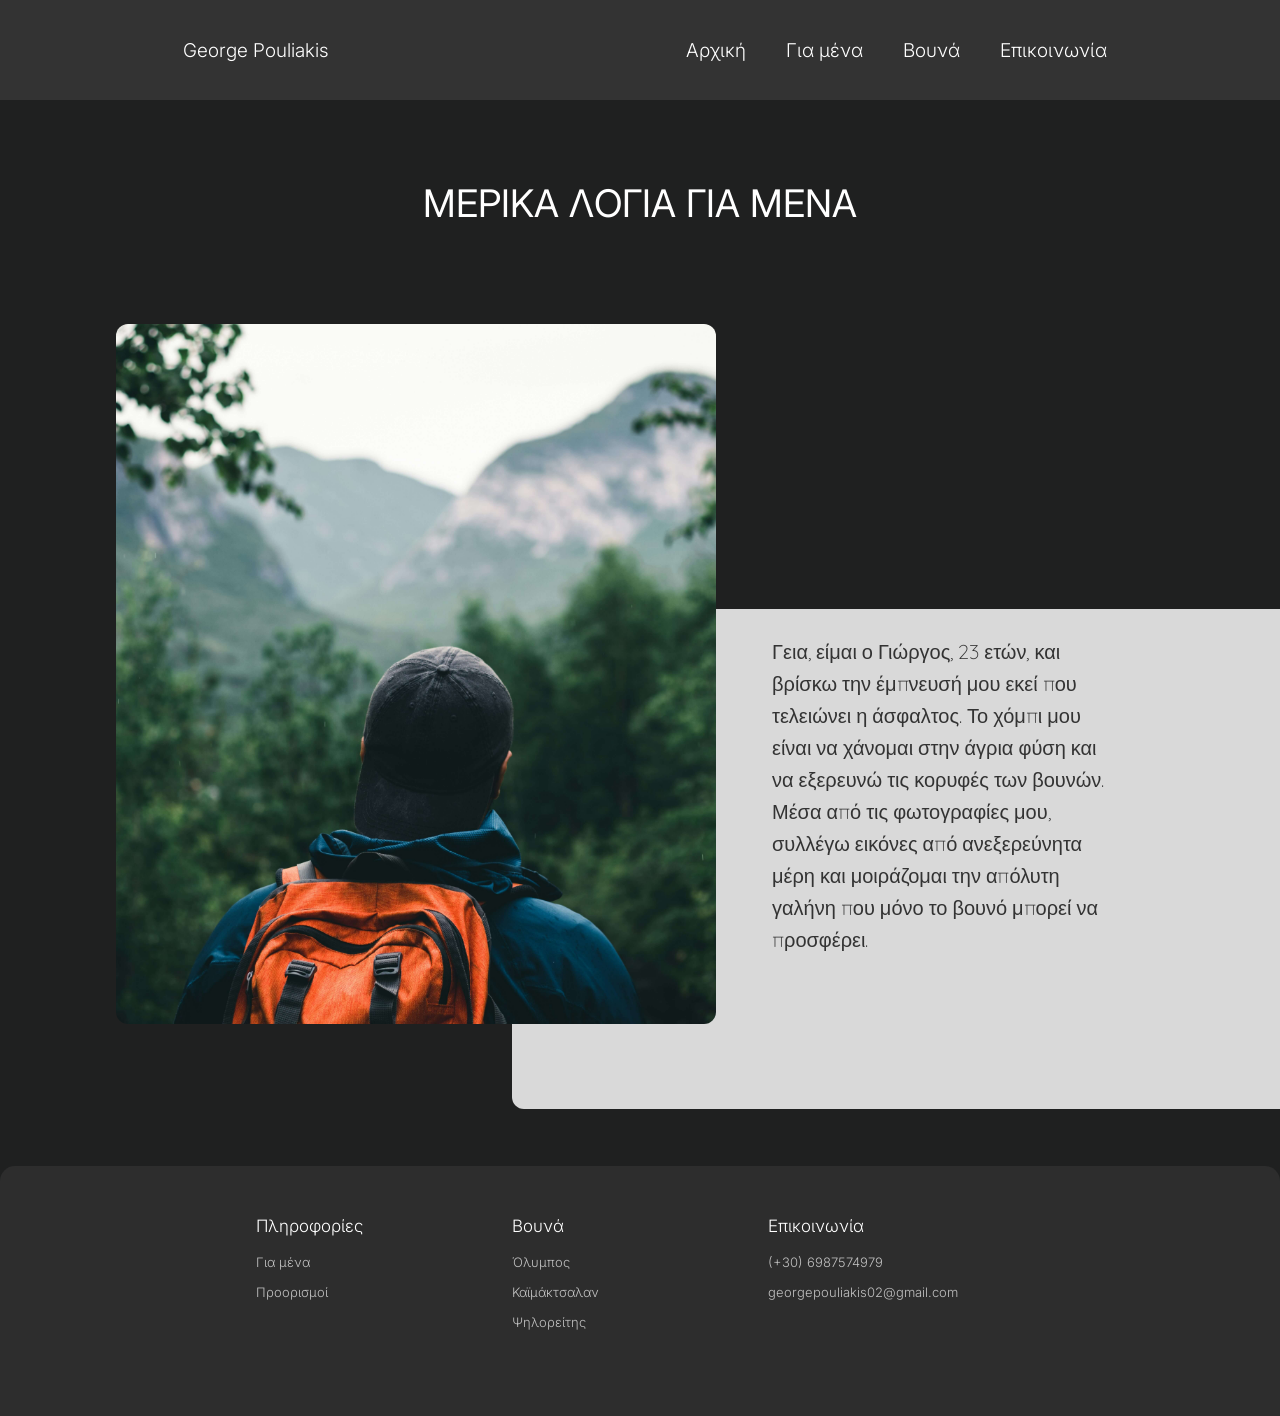
<file: AboutMe.html>
<!DOCTYPE html>
<html lang="en">
<head>
    <meta charset="UTF-8">
    <meta name="viewport" content="width=device-width, initial-scale=1.0">
    <link rel="stylesheet" href="AboutMe.css">
    <!-- Links import google font Inter -->
     <link href="https://fonts.googleapis.com/css2?family=Inter:wght@300;500&display=swap" rel="stylesheet">
    <link rel="preconnect" href="https://fonts.googleapis.com">
    <link rel="preconnect" href="https://fonts.googleapis.com">
    <link rel="preconnect" href="https://fonts.gstatic.com" crossorigin>      
    <link href="https://fonts.googleapis.com/css2?family=EB+Garamond:ital,wght@0,400..800;1,400..800&family=Inter:ital,opsz,wght@0,14..32,100..900;1,14..32,100..900&family=PT+Serif:ital,wght@0,400;0,700;1,400;1,700&family=Quicksand:wght@300..700&family=Roboto:ital,wght@0,100..900;1,100..900&display=swap" rel="stylesheet">
    <title>Για μένα</title>
</head>
<body>
    <!-- header -->
    <header>
      <div class="header">
        <div class="left-header"><a href="home.html">George Pouliakis</a></div>
        <div class="right-header">
          <ul>
            <li><a href="home.html">Αρχική</a></li>
            <li><a href="AboutMe.html">Για μένα</a></li>
            <li><a href="mountains.html">Βουνά</a></li>
            <li><a href="contact.html">Επικοινωνία</a></li>
          </ul>
        </div>
      </div>
    </header>

    <!-- Εισαγωγή σελίδας -->
     <div class="hero">
      <h1 style="color: white; font-size: 38px; font-weight: 400; text-transform: uppercase; text-align: center; padding: 80px 0;">
        Μερικa λoγια για μeνα
      </h1>
     </div>

    <!-- Πληροφορίες για μενα -->
     <div class="profile-box">
      <div class="profile-image">
        <img src="/images/profile-image.jpg" alt="profile_image">
      </div>
      <div class="about-me">
        <p style="color: #333;">Γεια, είμαι ο Γιώργος, 23 ετών, και βρίσκω την έμπνευσή μου εκεί που τελειώνει η άσφαλτος. Το χόμπι μου είναι να χάνομαι στην άγρια φύση και να εξερευνώ τις κορυφές των βουνών. Μέσα από τις φωτογραφίες μου, συλλέγω εικόνες από ανεξερεύνητα μέρη και μοιράζομαι την απόλυτη γαλήνη που μόνο το βουνό μπορεί να προσφέρει.</p>
      </div>
      <div class="color-box"></div>
     </div>
    

   <!-- footer -->
     <footer>
        <div class="footer">
          <div class="footer-container">
            <h5>Πληροφορίες</h5>
            <ul>
              <li><a href="AboutMe.html">Για μένα</a></li>
              <li><a href="mountains.html">Προορισμοί</a></li>
            </ul>
          </div>

          <div class="footer-container">
            <h5>Βουνά</h5>
            <ul>
              <li><a href="olumpos.html">Όλυμπος</a></li>
              <li><a href="kaimaktsalan.html">Καϊμάκτσαλαν</a></li>
              <li><a href="psiloritis.html">Ψηλορείτης</a></li>
            </ul>
          </div>

          <div class="footer-container">
            <h5>Επικοινωνία</h5>
            <ul>
              <li><a href="tel:6987574979">(+30) 6987574979</a></li>
              <li><a href="mailto:georgepouliakis02@gmail.com">georgepouliakis02@gmail.com</a></li>
            </ul>
          </div>
        </div>
      </footer>

</body>
</html>
</file>
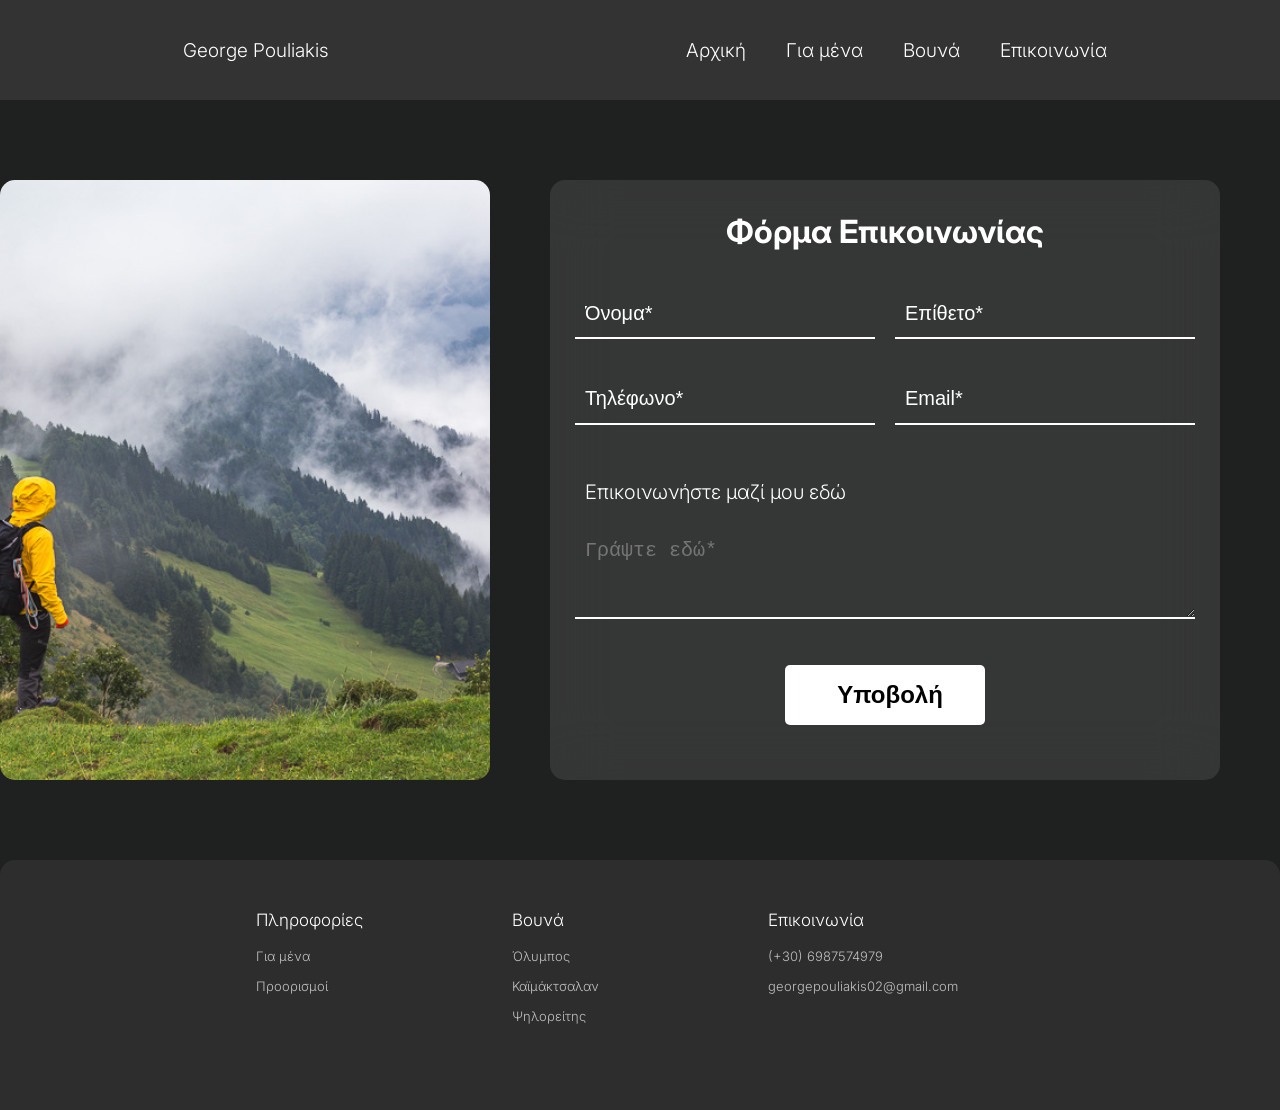
<file: contact.html>
<!doctype html>
<html lang="en">
  <head>
    <meta charset="UTF-8" />
    <meta name="viewport" content="width=device-width, initial-scale=1.0" />
    <link rel="stylesheet" href="contact.css">
    <!-- Links import google font Inter -->
     <link href="https://fonts.googleapis.com/css2?family=Inter:wght@300;500&display=swap" rel="stylesheet">
    <link rel="preconnect" href="https://fonts.googleapis.com">
    <link rel="preconnect" href="https://fonts.gstatic.com" crossorigin>
    <link href="https://fonts.googleapis.com/css2?family=EB+Garamond:ital,wght@0,400..800;1,400..800&family=Inter:ital,opsz,wght@0,14..32,100..900;1,14..32,100..900&family=PT+Serif:ital,wght@0,400;0,700;1,400;1,700&family=Quicksand:wght@300..700&family=Roboto:ital,wght@0,100..900;1,100..900&display=swap" rel="stylesheet">
    <title>Επικοινωνία</title>
  </head>

  <body>
    <!-- header -->
    <header>
      <div class="header">
        <div class="left-header"><a href="home.html">George Pouliakis</a></div>
        <div class="right-header">
          <ul>
            <li><a href="home.html">Αρχική</a></li>
            <li><a href="AboutMe.html">Για μένα</a></li>
            <li><a href="mountains.html">Βουνά</a></li>
            <li><a href="contact.html">Επικοινωνία</a></li>
          </ul>
        </div>
      </div>
    </header>

    <!-- Contact form  -->
     <div class="container">
        <div class="image">
            <img src="images/contact-image.jpg" alt="">
        </div>
     <div class="form-container">
     <form action="">
        <h1>Φόρμα Επικοινωνίας</h1>

        <input type="text" id="firstname" placeholder="Όνομα*" required>
        <input type="text" id="lastname" placeholder="Επίθετο*" required>
        <input type="tel" id="tel" placeholder="Τηλέφωνο*" required>
        <input type="email" id="email" placeholder="Email*" required>
        <h4>Επικοινωνήστε μαζί μου εδώ</h4>
        <textarea placeholder="Γράψτε εδώ*" required></textarea>

        <input type="submit" id="button" value="Υποβολή">

     </form>
    </div>
    
    <!-- footer -->
     <footer>
        <div class="footer">
          <div class="footer-container">
            <h5>Πληροφορίες</h5>
            <ul>
              <li><a href="AboutMe.html">Για μένα</a></li>
              <li><a href="mountains.html">Προορισμοί</a></li>
            </ul>
          </div>

          <div class="footer-container">
            <h5>Βουνά</h5>
            <ul>
              <li><a href="olumpos.html">Όλυμπος</a></li>
              <li><a href="kaimaktsalan.html">Καϊμάκτσαλαν</a></li>
              <li><a href="psiloritis.html">Ψηλορείτης</a></li>
            </ul>
          </div>

          <div class="footer-container">
            <h5>Επικοινωνία</h5>
            <ul>
              <li><a href="tel:6987574979">(+30) 6987574979</a></li>
              <li><a href="mailto:georgepouliakis02@gmail.com">georgepouliakis02@gmail.com</a></li>
            </ul>
          </div>
        </div>
      </footer>
 
  </body>
</html>
</file>
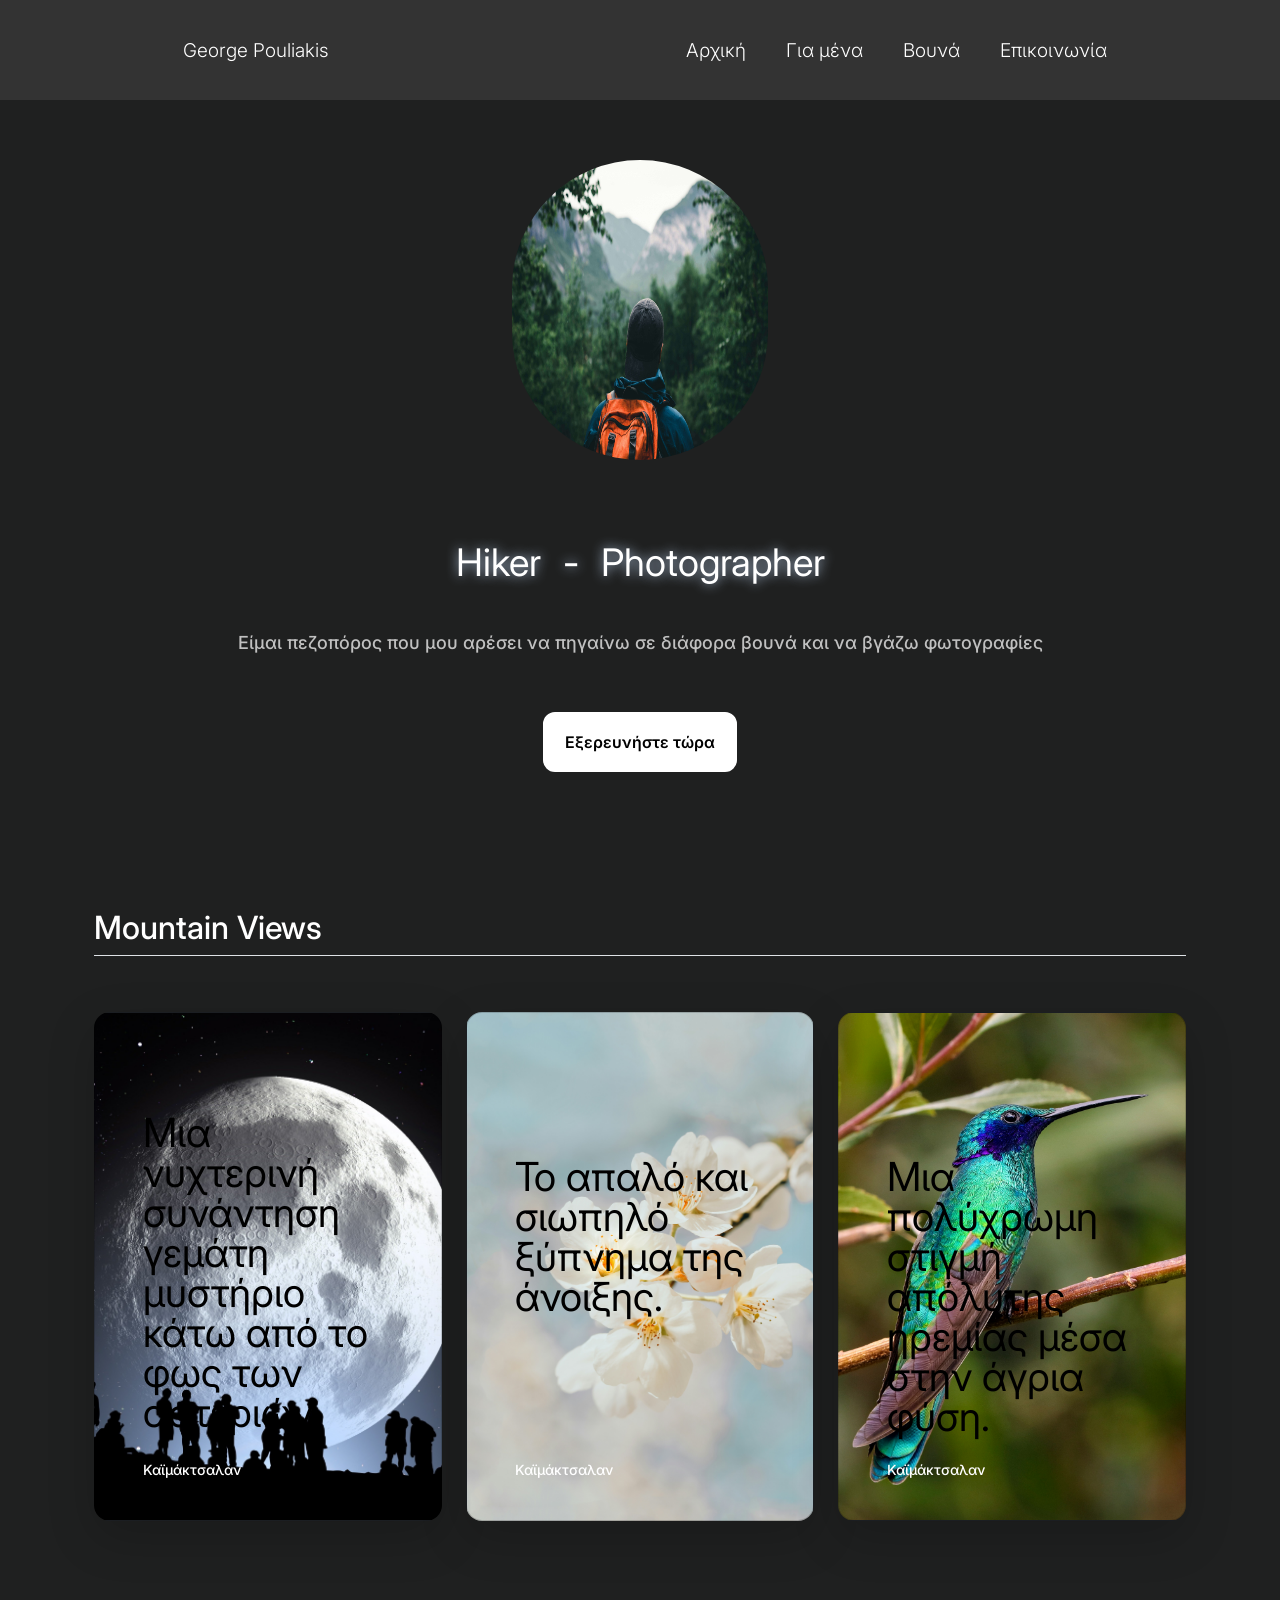
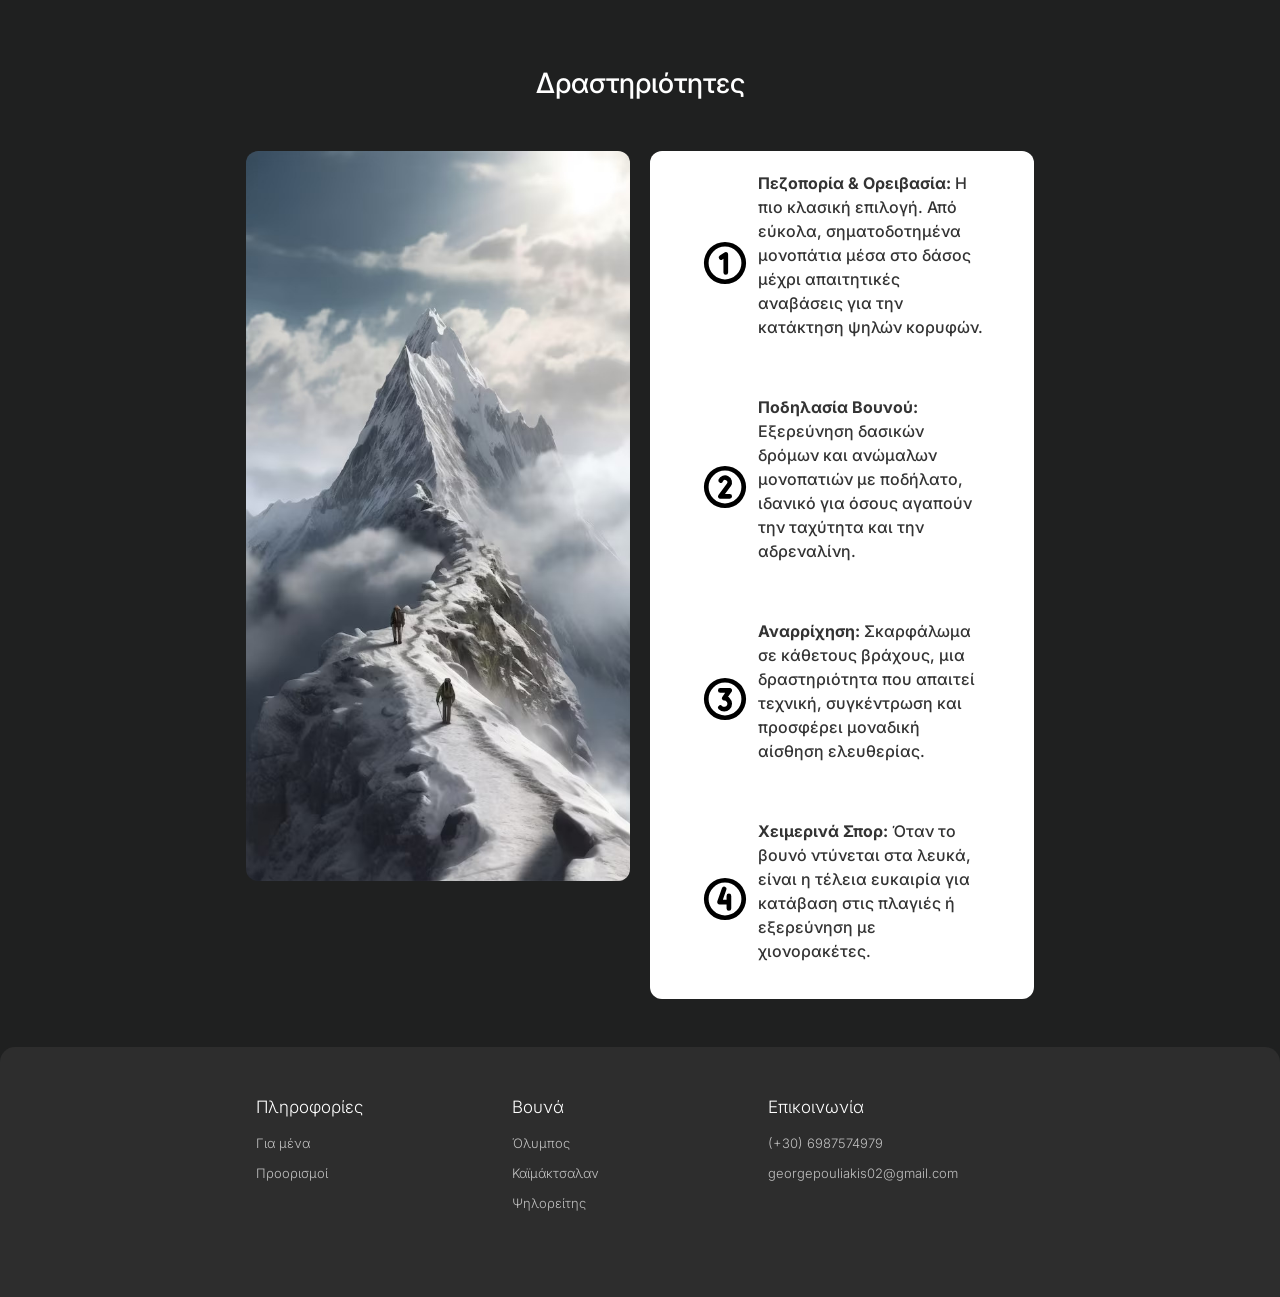
<file: home.html>
<!doctype html>
<html lang="en">
  <head>
    <meta charset="UTF-8" />
    <meta name="viewport" content="width=device-width, initial-scale=1.0" />
    <!-- Link Bootstrap -->
    <link href="https://cdn.jsdelivr.net/npm/bootstrap@5.3.8/dist/css/bootstrap.min.css" rel="stylesheet" integrity="..." crossorigin="anonymous">
    <!-- Link css -->
    <link rel="stylesheet" href="home.css" />
    <!-- Links import google font Inter -->
    <link href="https://fonts.googleapis.com/css2?family=Inter:wght@300;500&display=swap" rel="stylesheet">
    <link rel="preconnect" href="https://fonts.googleapis.com">
    <link rel="preconnect" href="https://fonts.googleapis.com">
    <link rel="preconnect" href="https://fonts.gstatic.com" crossorigin>      
    <link href="https://fonts.googleapis.com/css2?family=EB+Garamond:ital,wght@0,400..800;1,400..800&family=Inter:ital,opsz,wght@0,14..32,100..900;1,14..32,100..900&family=PT+Serif:ital,wght@0,400;0,700;1,400;1,700&family=Quicksand:wght@300..700&family=Roboto:ital,wght@0,100..900;1,100..900&display=swap" rel="stylesheet">
    <title>Αρχική</title>
  </head>

  <body>
    <!-- header -->
    <header>
      <div class="header">
        <div class="left-header"><a href="home.html">George Pouliakis</a></div>
        <div class="right-header">
          <ul>
            <li><a href="home.html">Αρχική</a></li>
            <li><a href="AboutMe.html">Για μένα</a></li>
            <li><a href="mountains.html">Βουνά</a></li>
            <li><a href="contact.html">Επικοινωνία</a></li>
          </ul>
        </div>
      </div>
    </header>

    <!-- Hero -->
    <div class="hero">
      <div class="profile-image">
        <img src="/images/profile-image.jpg" alt="profile-image" />
      </div>
        <div class="informations">
          <h1 id="info-1">
            Hiker - Photographer
          </h1>
          <p id="info-2">
             Είμαι πεζοπόρος που μου αρέσει να πηγαίνω σε διάφορα βουνά και να βγάζω φωτογραφίες
          </p>
          <div class="explore-btn">
            <a href="mountains.html">
            <button id="button-1">Εξερευνήστε τώρα</button>
            </a>
          </div>
        </div>    
    </div>

    <!-- Mountain views -->
      <div class="container px-4 py-5" id="custom-cards"> 
        <h2 class="pb-2 border-bottom" style="color:white;">Mountain Views</h2> 
        <div class="row row-1 row-lg-3 align-items-stretch g-4 py-5"> 
          <div class="col"> 
            <div class="card card-cover h-100 overflow-hidden text-bg-dark rounded-4 shadow-lg" style="background-image: url('/images/moon.jpg'); background-position: center; background-repeat: no-repeat; background-size: cover;"> 
              <div class="d-flex flex-column h-100 p-5 pb-3 text-white text-shadow-1"> 
              <h3 class="pt-1 mt-5 mb-4 display-6 lh-1 fw-normal text-black">Μια νυχτερινή συνάντηση γεμάτη μυστήριο κάτω από το φως των αστεριών.</h3> 
              <ul class="d-flex list-unstyled mt-auto"> 
                <li class="d-flex align-items-center"> 
                  <small class="mt-auto">Καϊμάκτσαλαν</small> 
                </li>
              </ul> 
            </div> 
          </div> 
        </div> 

        <div class="col"> 
          <div class="card card-cover h-100 overflow-hidden text-bg-dark rounded-4 shadow-lg" style="background-image: url('/images/flowers.jpg'); background-position: center; background-repeat: no-repeat; background-size: cover;"> 
            <div class="d-flex flex-column h-100 p-5 pb-3 text-white text-shadow-1"> 
              <h3 class="pt-5 mt-5 mb-4 display-6 lh-1 fw-normal text-black">Το απαλό και σιωπηλό ξύπνημα της άνοιξης.</h3> 
              <ul class="d-flex list-unstyled mt-auto"> 
                <li class="d-flex align-items-center"> 
                  <small class="mt-auto">Καϊμάκτσαλαν</small> 
                </li>
              </ul> 
            </div> 
          </div> 
        </div> 

        <div class="col"> 
          <div class="card card-cover text-bg-dark rounded-4 shadow-lg" style="background-image: url('/images/bird.jpg'); background-position: center; background-repeat: no-repeat; background-size: cover;"> 
            <div class="d-flex flex-column h-100 p-5 pb-3 text-white text-shadow-1"> 
              <h3 class="pt-5 mt-5 mb-4 display-6 lh-1 fw-normal text-black">Μια πολύχρωμη στιγμή απόλυτης ηρεμίας μέσα στην άγρια φύση.</h3> 
              <ul class="d-flex list-unstyled mt-auto"> 
                <li class="d-flex align-items-center me-3"> 
                  <small class="mt-auto">Καϊμάκτσαλαν</small> 
                </li>
              </ul> 
            </div> 
          </div> 
        </div> 
      </div> 
    </div>

<!-- Activities -->
 
    <div class="activites-container">
      <div class="mb-3">
      <h3 style="color: white; text-align: center; margin-bottom: 50px;">Δραστηριότητες</h3>
      </div>
      <div class="box-activities">
        <div class="image-activity">
          <img src="/images/top-mountain-view_23-2150528658.jpg" alt="mountain">
        </div>
        <div class="activities">
          <div class="activity">
            <img src="/images/number-circle-one-bold-svgrepo-com.svg" alt="" width="50">
            <p><strong>Πεζοπορία & Ορειβασία:</strong> Η πιο κλασική επιλογή. Από εύκολα, σηματοδοτημένα μονοπάτια μέσα στο δάσος μέχρι απαιτητικές αναβάσεις για την κατάκτηση ψηλών κορυφών.</p>
          </div>
          <div class="activity">
            <img src="/images/number-circle-two-bold-svgrepo-com.svg" alt="" width="50">
            <p><strong>Ποδηλασία Βουνού:</strong> Εξερεύνηση δασικών δρόμων και ανώμαλων μονοπατιών με ποδήλατο, ιδανικό για όσους αγαπούν την ταχύτητα και την αδρεναλίνη.</p>
          </div>
          <div class="activity">
            <img src="/images/number-circle-three-bold-svgrepo-com.svg" alt="" width="50">              
            <p><strong>Αναρρίχηση:</strong> Σκαρφάλωμα σε κάθετους βράχους, μια δραστηριότητα που απαιτεί τεχνική, συγκέντρωση και προσφέρει μοναδική αίσθηση ελευθερίας.</p>
          </div>
          <div class="activity">
            <img src="/images/number-circle-four-bold-svgrepo-com.svg" alt="" width="50">
            <p><strong>Χειμερινά Σπορ:</strong> Όταν το βουνό ντύνεται στα λευκά, είναι η τέλεια ευκαιρία για κατάβαση στις πλαγιές ή εξερεύνηση με χιονορακέτες.</p>            
          </div>
        </div>
      </div>
    </div>
    
    <!-- footer -->
     <footer>
        <div class="footer">
          <div class="footer-container">
            <h5>Πληροφορίες</h5>
            <ul>
              <li><a href="AboutMe.html">Για μένα</a></li>
              <li><a href="mountains.html">Προορισμοί</a></li>
            </ul>
          </div>

          <div class="footer-container">
            <h5>Βουνά</h5>
            <ul>
              <li><a href="olumpos.html">Όλυμπος</a></li>
              <li><a href="kaimaktsalan.html">Καϊμάκτσαλαν</a></li>
              <li><a href="psiloritis.html">Ψηλορείτης</a></li>
            </ul>
          </div>

          <div class="footer-container">
            <h5>Επικοινωνία</h5>
            <ul>
              <li><a href="tel:6987574979">(+30) 6987574979</a></li>
              <li><a href="mailto:georgepouliakis02@gmail.com">georgepouliakis02@gmail.com</a></li>
            </ul>
          </div>
        </div>
      </footer>
 
  </body>
</html>
</file>
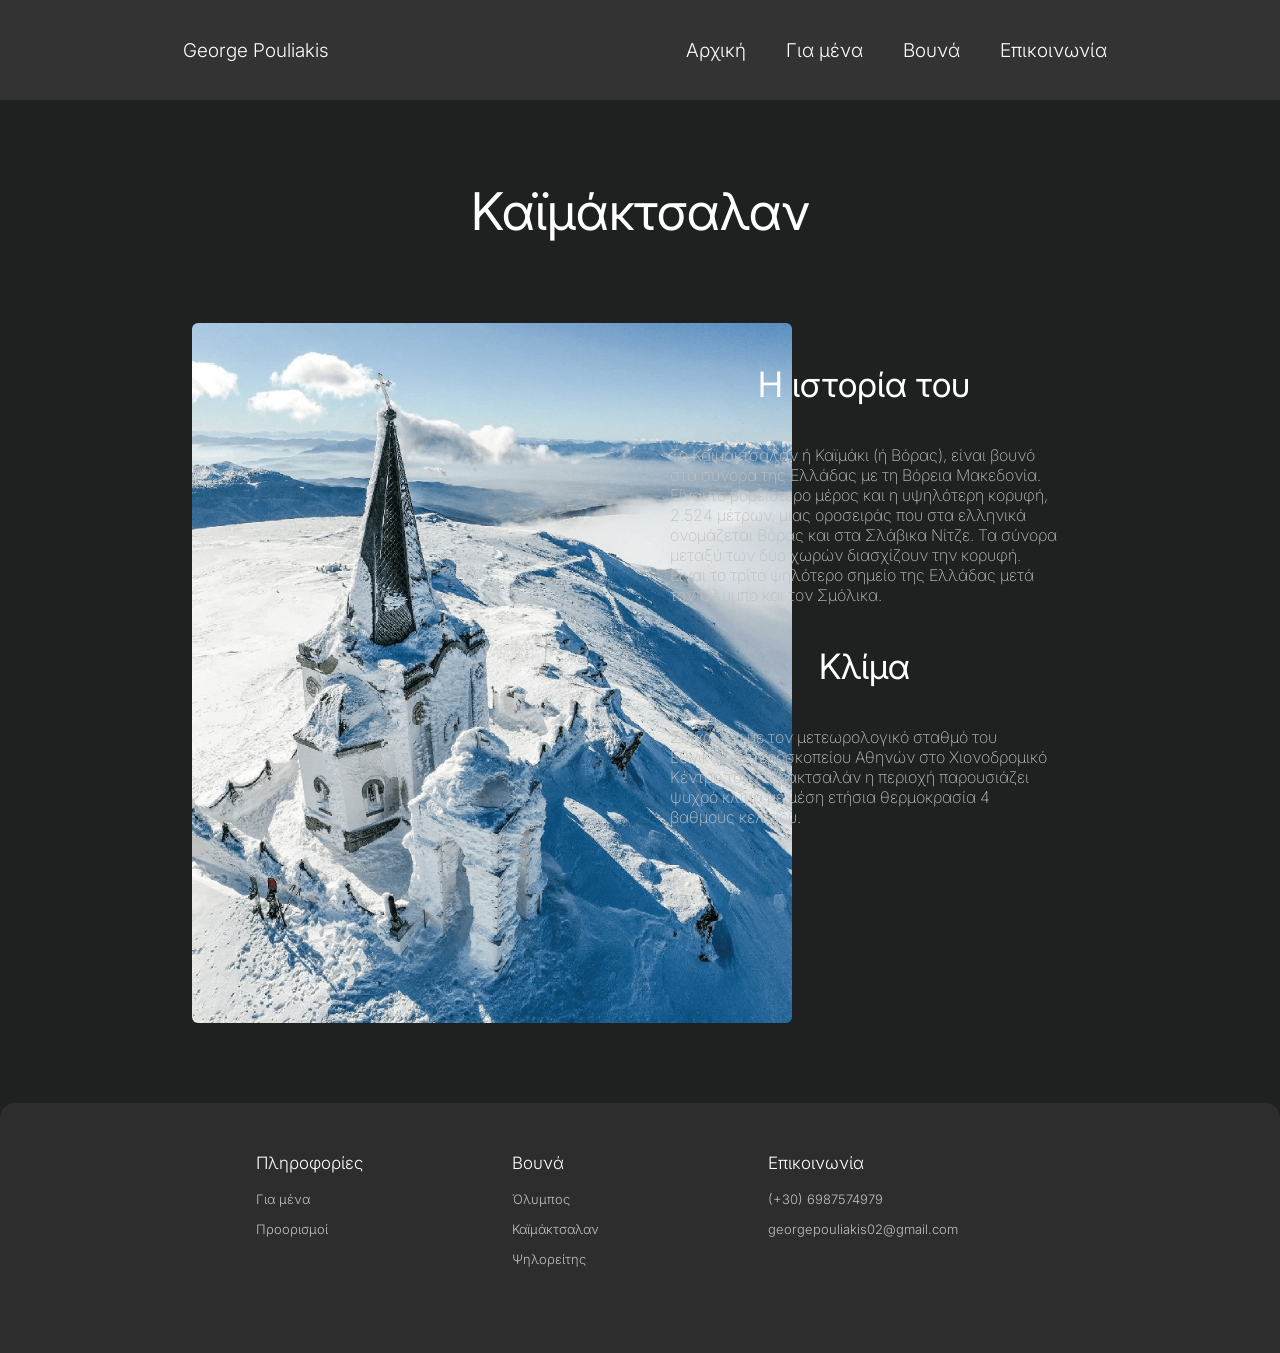
<file: kaimaktsalan.html>
<!DOCTYPE html>
<html lang="en">
<head>
    <meta charset="UTF-8">
    <meta name="viewport" content="width=device-width, initial-scale=1.0">
    <title>Καϊμάκτσαλαν</title>
    <link rel="stylesheet" href="kaimaktsalan.css">
    <!-- Links import google font Inter -->
     <link href="https://fonts.googleapis.com/css2?family=Inter:wght@300;500&display=swap" rel="stylesheet">
    <link rel="preconnect" href="https://fonts.googleapis.com">
    <link rel="preconnect" href="https://fonts.gstatic.com" crossorigin>
    <link href="https://fonts.googleapis.com/css2?family=EB+Garamond:ital,wght@0,400..800;1,400..800&family=Inter:ital,opsz,wght@0,14..32,100..900;1,14..32,100..900&family=PT+Serif:ital,wght@0,400;0,700;1,400;1,700&family=Quicksand:wght@300..700&family=Roboto:ital,wght@0,100..900;1,100..900&display=swap" rel="stylesheet">
</head>
<body>
    <!-- header -->
    <header>
      <div class="header">
        <div class="left-header"><a href="home.html">George Pouliakis</a></div>
        <div class="right-header">
          <ul>
            <li><a href="home.html">Αρχική</a></li>
            <li><a href="AboutMe.html">Για μένα</a></li>
            <li><a href="mountains.html">Βουνά</a></li>
            <li><a href="contact.html">Επικοινωνία</a></li>
          </ul>
        </div>
      </div>
    </header>

    <div class="kaimaktsalan-container">
        <h1>Καϊμάκτσαλαν</h1>
        <div class="kaimaktsalan-box">
            <div class="kaimaktsalan-informations">
                <img src="/images/Καϊμάκτσαλαν πανοραμική.png" alt="kaimaktsalan">
            </div>
            <div class="kaimaktsalan-informations">
                <div class="wikipedia">
                    <h2>Η ιστορία του</h2>
                    <p>Το Καϊμάκτσαλαν ή Καϊμάκι (ή Βόρας), είναι βουνό στα σύνορα της Ελλάδας με τη Βόρεια Μακεδονία. Είναι το βορειότερο μέρος και η υψηλότερη κορυφή, 2.524 μέτρων, μιας οροσειράς που στα ελληνικά ονομάζεται Βόρας και στα Σλάβικα Νίτζε. Τα σύνορα μεταξύ των δύο χωρών διασχίζουν την κορυφή. Είναι το τρίτο ψηλότερο σημείο της Ελλάδας μετά τον Όλυμπο και τον Σμόλικα.</p>
                    <h2>Κλίμα</h2>
                    <p>Σύμφωνα με τον μετεωρολογικό σταθμό του Εθνικού Αστεροσκοπείου Αθηνών στο Χιονοδρομικό Κέντρο του Καϊμακτσαλάν η περιοχή παρουσιάζει ψυχρό κλίμα με μέση ετήσια θερμοκρασία 4 βαθμούς κελσίου.</p>
                </div>
            </div>
        </div>
    </div>

     <!-- footer -->
    <footer>
        <div class="footer">
          <div class="footer-container">
            <h5>Πληροφορίες</h5>
            <ul>
              <li><a href="AboutMe.html">Για μένα</a></li>
              <li><a href="mountains.html">Προορισμοί</a></li>
            </ul>
          </div>

          <div class="footer-container">
            <h5>Βουνά</h5>
            <ul>
              <li><a href="olumpos.html">Όλυμπος</a></li>
              <li><a href="kaimaktsalan.html">Καϊμάκτσαλαν</a></li>
              <li><a href="psiloritis.html">Ψηλορείτης</a></li>
            </ul>
          </div>

          <div class="footer-container">
            <h5>Επικοινωνία</h5>
            <ul>
              <li><a href="tel:6987574979">(+30) 6987574979</a></li>
              <li><a href="mailto:georgepouliakis02@gmail.com">georgepouliakis02@gmail.com</a></li>
            </ul>
          </div>
        </div>
    </footer>
</body>
</html>
</file>
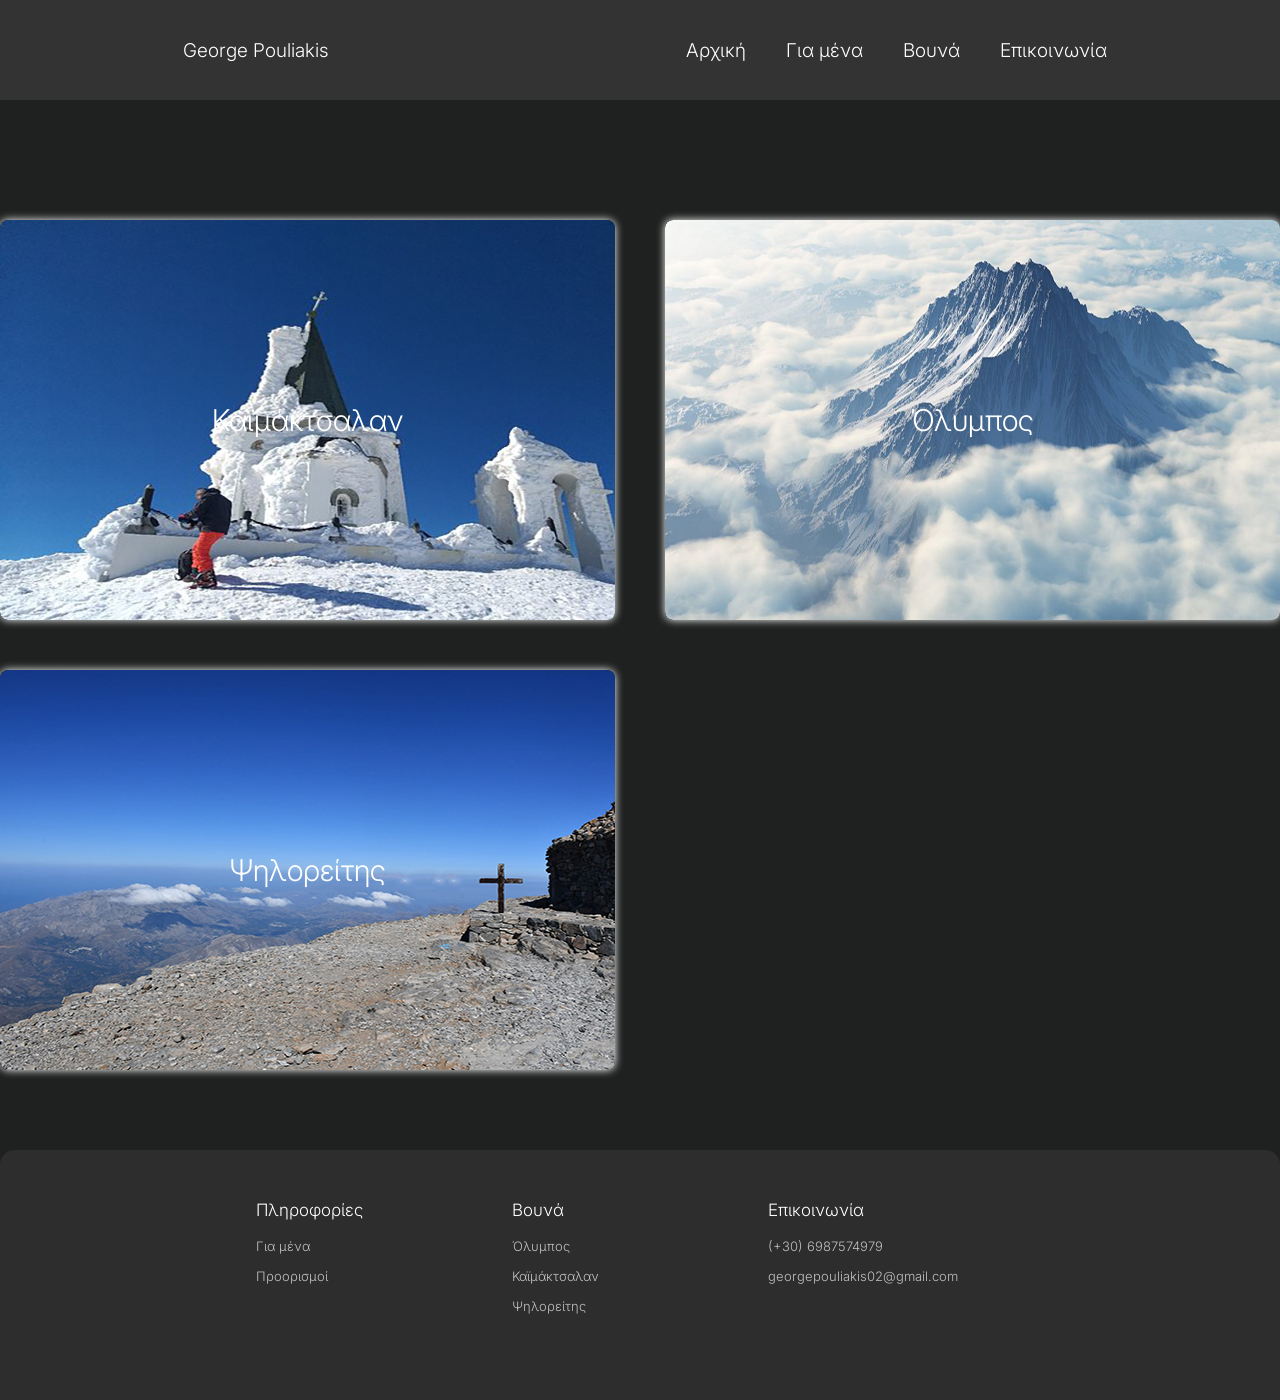
<file: mountains.html>
<!DOCTYPE html>
<html lang="en">
<head>
    <meta charset="UTF-8">
    <meta name="viewport" content="width=device-width, initial-scale=1.0">
    <link rel="stylesheet" href="mountains.css">
    <title>Βουνά</title>
      <link href="https://fonts.googleapis.com/css2?family=Inter:wght@300;500&display=swap" rel="stylesheet">
    <link rel="preconnect" href="https://fonts.googleapis.com">
    <link rel="preconnect" href="https://fonts.googleapis.com">
    <link rel="preconnect" href="https://fonts.gstatic.com" crossorigin>      
    <link href="https://fonts.googleapis.com/css2?family=EB+Garamond:ital,wght@0,400..800;1,400..800&family=Inter:ital,opsz,wght@0,14..32,100..900;1,14..32,100..900&family=PT+Serif:ital,wght@0,400;0,700;1,400;1,700&family=Quicksand:wght@300..700&family=Roboto:ital,wght@0,100..900;1,100..900&display=swap" rel="stylesheet">
</head>
<body>
    <!-- header -->
    <header>
      <div class="header">
        <div class="left-header"><a href="home.html">George Pouliakis</a></div>
        <div class="right-header">
          <ul>
            <li><a href="home.html">Αρχική</a></li>
            <li><a href="AboutMe.html">Για μένα</a></li>
            <li><a href="mountains.html">Βουνά</a></li>
            <li><a href="contact.html">Επικοινωνία</a></li>
          </ul>
        </div>
      </div>
    </header>


    <div class="mountain-container">
        <div class="mountain-box">
            <a href="kaimaktsalan.html">
                <img src="/images/Καϊμάκτσαλαν.jpg" alt="Καϊμάκτσαλαν">
            </a>
            <div class="name">
                <a href="kaimaktsalan.html">
                    <h3 id="kaimaktsalan" style="color: white;">Καϊμάκτσαλαν</h3>
                </a>
            </div>
        </div>
        <div class="mountain-box">
            <a href="olumpos.html">
                <img src="/images/ολυμπος.jpg" alt="ολυμπος">
            </a>
            <div class="name">
                <a href="olumpos.html">
                    <h3 id="olumpos" style="color: white;">Όλυμπος</h3>
                </a>
            </div>
        </div>
        <div class="mountain-box">
            <a href="psiloritis.html">
                <img src="/images/ψηλορειτης.jpg" alt="Ψηλορείτης">
            </a>
            <div class="name">
                <a href="psiloritis.html">
                    <h3 id="psiloritis" style="color: white;">Ψηλορείτης</h3>
                </a>
            </div>
        </div>
    </div>
    
     <!-- footer -->
     <footer>
        <div class="footer">
          <div class="footer-container">
            <h5>Πληροφορίες</h5>
            <ul>
              <li><a href="AboutMe.html">Για μένα</a></li>
              <li><a href="mountains.html">Προορισμοί</a></li>
            </ul>
          </div>

          <div class="footer-container">
            <h5>Βουνά</h5>
            <ul>
              <li><a href="olumpos.html">Όλυμπος</a></li>
              <li><a href="kaimaktsalan.html">Καϊμάκτσαλαν</a></li>
              <li><a href="psiloritis.html">Ψηλορείτης</a></li>
            </ul>
          </div>

          <div class="footer-container">
            <h5>Επικοινωνία</h5>
            <ul>
              <li><a href="tel:6987574979">(+30) 6987574979</a></li>
              <li><a href="mailto:georgepouliakis02@gmail.com">georgepouliakis02@gmail.com</a></li>
            </ul>
          </div>
        </div>
      </footer>

</body>
</html>
</file>
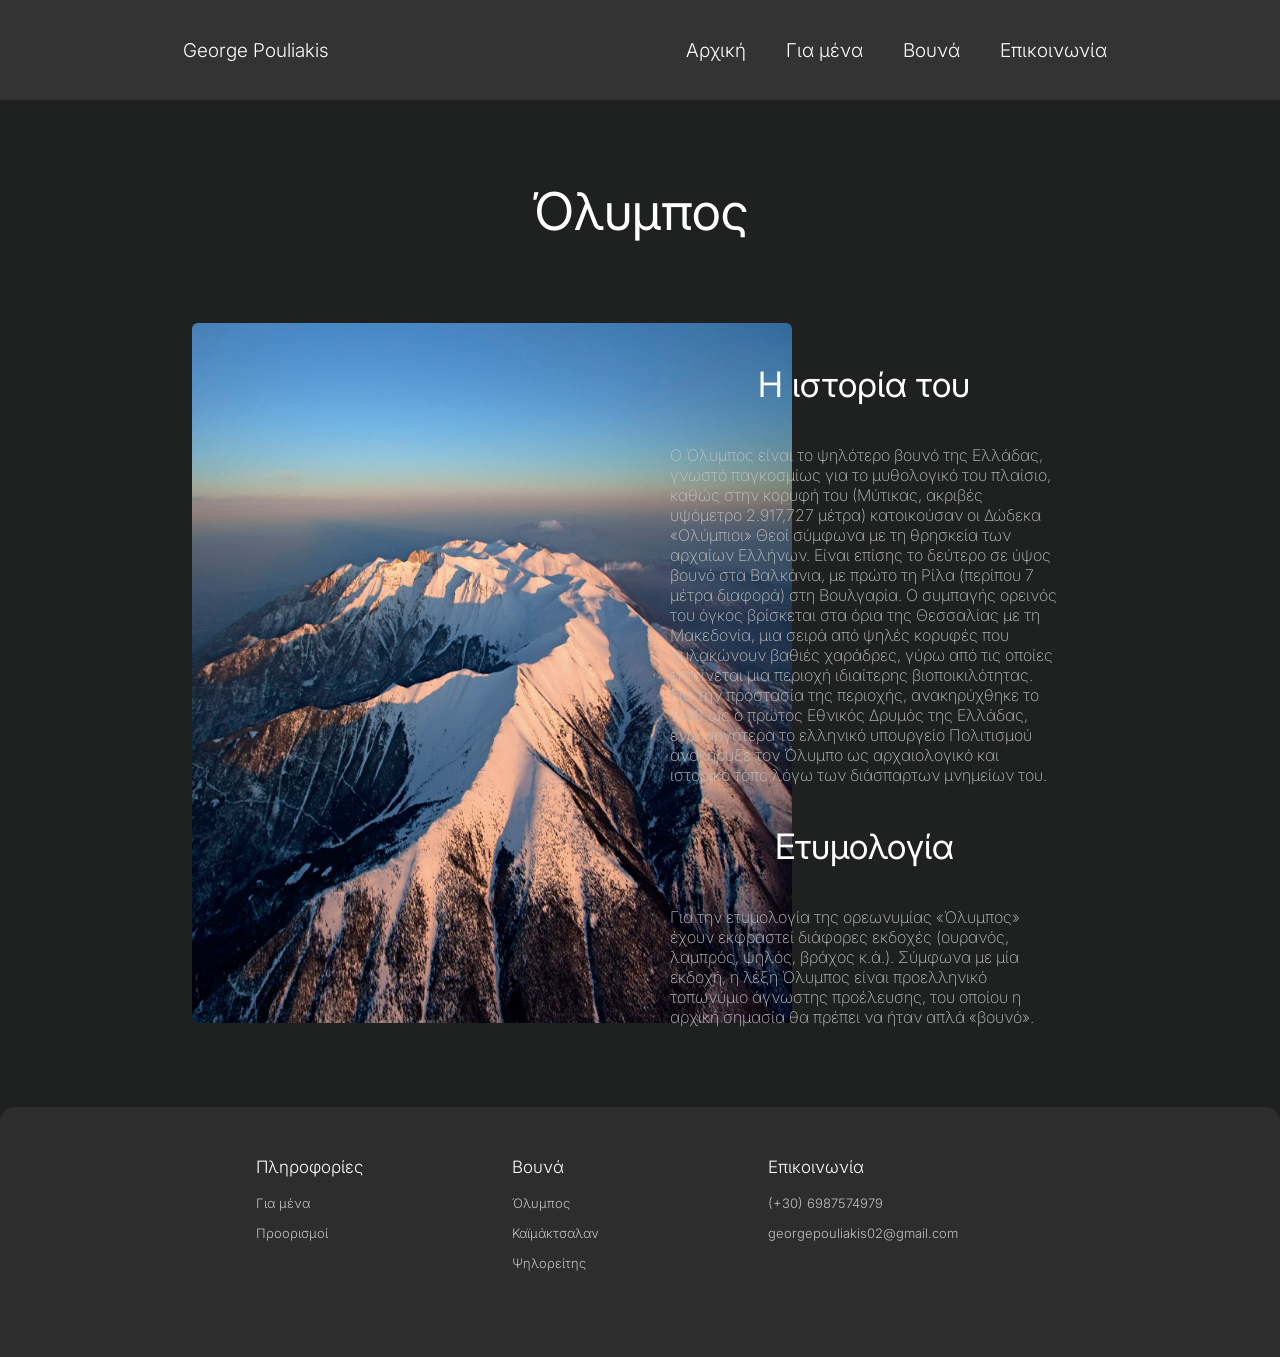
<file: olumpos.html>
<!DOCTYPE html>
<html lang="en">
<head>
    <meta charset="UTF-8">
    <meta name="viewport" content="width=device-width, initial-scale=1.0">
    <title>Όλυμπος</title>
    <link rel="stylesheet" href="kaimaktsalan.css">
    <!-- Links import google font Inter -->
     <link href="https://fonts.googleapis.com/css2?family=Inter:wght@300;500&display=swap" rel="stylesheet">
    <link rel="preconnect" href="https://fonts.googleapis.com">
    <link rel="preconnect" href="https://fonts.gstatic.com" crossorigin>
    <link href="https://fonts.googleapis.com/css2?family=EB+Garamond:ital,wght@0,400..800;1,400..800&family=Inter:ital,opsz,wght@0,14..32,100..900;1,14..32,100..900&family=PT+Serif:ital,wght@0,400;0,700;1,400;1,700&family=Quicksand:wght@300..700&family=Roboto:ital,wght@0,100..900;1,100..900&display=swap" rel="stylesheet">
</head>
<body>
    <!-- header -->
    <header>
      <div class="header">
        <div class="left-header"><a href="home.html">George Pouliakis</a></div>
        <div class="right-header">
          <ul>
            <li><a href="home.html">Αρχική</a></li>
            <li><a href="AboutMe.html">Για μένα</a></li>
            <li><a href="mountains.html">Βουνά</a></li>
            <li><a href="contact.html">Επικοινωνία</a></li>
          </ul>
        </div>
      </div>
    </header>

    <div class="kaimaktsalan-container">
        <h1>Όλυμπος</h1>
        <div class="kaimaktsalan-box">
            <div class="kaimaktsalan-informations">
                <img src="/images/ολυμπος πανοραμικη.jpg" alt="kaimaktsalan">
            </div>
            <div class="kaimaktsalan-informations">
                <div class="wikipedia">
                    <h2>Η ιστορία του</h2>
                    <p>Ο Όλυμπος είναι το ψηλότερο βουνό της Ελλάδας, γνωστό παγκοσμίως για το μυθολογικό του πλαίσιο, καθώς στην κορυφή του (Μύτικας, ακριβές υψόμετρο 2.917,727 μέτρα) κατοικούσαν οι Δώδεκα «Ολύμπιοι» Θεοί σύμφωνα με τη θρησκεία των αρχαίων Ελλήνων. Είναι επίσης το δεύτερο σε ύψος βουνό στα Βαλκάνια, με πρώτο τη Ρίλα (περίπου 7 μέτρα διαφορά) στη Βουλγαρία. Ο συμπαγής ορεινός του όγκος βρίσκεται στα όρια της Θεσσαλίας με τη Μακεδονία, μια σειρά από ψηλές κορυφές που αυλακώνουν βαθιές χαράδρες, γύρω από τις οποίες εκτείνεται μια περιοχή ιδιαίτερης βιοποικιλότητας. Για την προστασία της περιοχής, ανακηρύχθηκε το 1938 ως ο πρώτος Εθνικός Δρυμός της Ελλάδας, ενώ αργότερα το ελληνικό υπουργείο Πολιτισμού ανακήρυξε τον Όλυμπο ως αρχαιολογικό και ιστορικό τόπο λόγω των διάσπαρτων μνημείων του.</p>
                    <h2>Ετυμολογία</h2>
                    <p>Για την ετυμολογία της ορεωνυμίας «Όλυμπος» έχουν εκφραστεί διάφορες εκδοχές (ουρανός, λαμπρός, ψηλός, βράχος κ.ά.). Σύμφωνα με μία εκδοχή, η λέξη Όλυμπος είναι προελληνικό τοπωνύμιο άγνωστης προέλευσης, του οποίου η αρχική σημασία θα πρέπει να ήταν απλά «βουνό».</p>
                    
                </div>
            </div>
        </div>
    </div>

     <!-- footer -->
    <footer>
        <div class="footer">
          <div class="footer-container">
            <h5>Πληροφορίες</h5>
            <ul>
              <li><a href="AboutMe.html">Για μένα</a></li>
              <li><a href="mountains.html">Προορισμοί</a></li>
            </ul>
          </div>

          <div class="footer-container">
            <h5>Βουνά</h5>
            <ul>
              <li><a href="olumpos.html">Όλυμπος</a></li>
              <li><a href="kaimaktsalan.html">Καϊμάκτσαλαν</a></li>
              <li><a href="psiloritis.html">Ψηλορείτης</a></li>
            </ul>
          </div>

          <div class="footer-container">
            <h5>Επικοινωνία</h5>
            <ul>
              <li><a href="tel:6987574979">(+30) 6987574979</a></li>
              <li><a href="mailto:georgepouliakis02@gmail.com">georgepouliakis02@gmail.com</a></li>
            </ul>
          </div>
        </div>
    </footer>
</body>
</html>
</file>
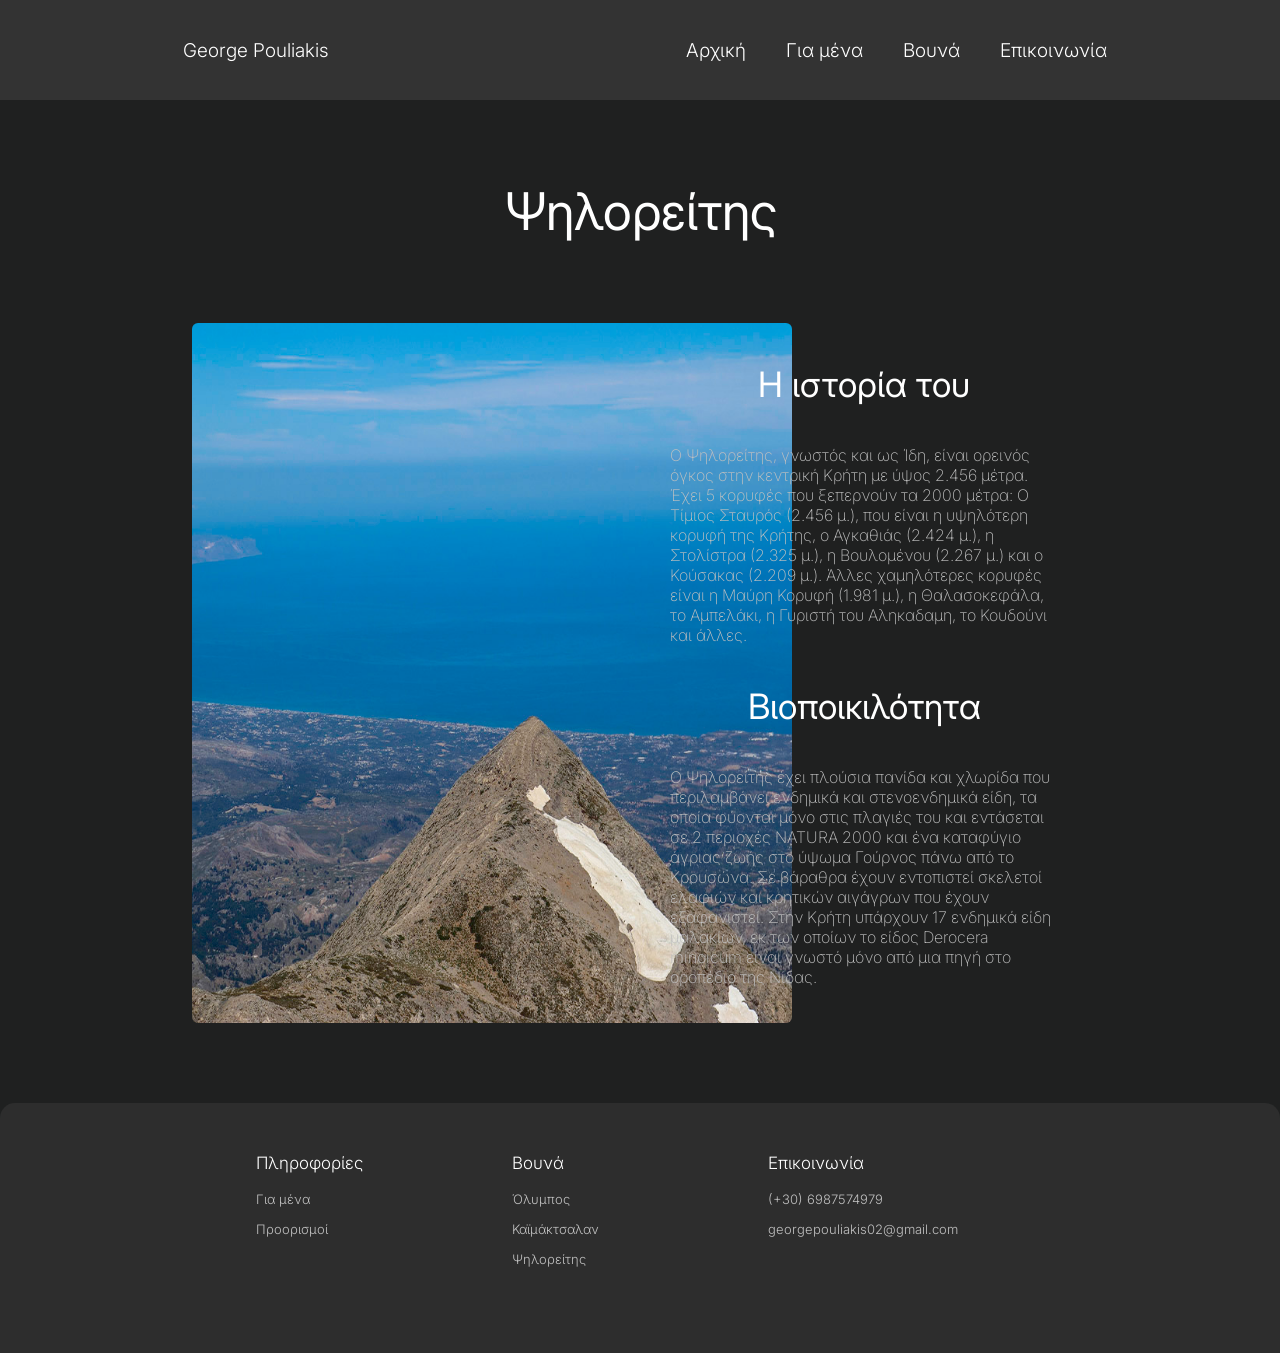
<file: psiloritis.html>
<!DOCTYPE html>
<html lang="en">
<head>
    <meta charset="UTF-8">
    <meta name="viewport" content="width=device-width, initial-scale=1.0">
    <title>Ψηλορείτης</title>
    <link rel="stylesheet" href="kaimaktsalan.css">
    <!-- Links import google font Inter -->
     <link href="https://fonts.googleapis.com/css2?family=Inter:wght@300;500&display=swap" rel="stylesheet">
    <link rel="preconnect" href="https://fonts.googleapis.com">
    <link rel="preconnect" href="https://fonts.gstatic.com" crossorigin>
    <link href="https://fonts.googleapis.com/css2?family=EB+Garamond:ital,wght@0,400..800;1,400..800&family=Inter:ital,opsz,wght@0,14..32,100..900;1,14..32,100..900&family=PT+Serif:ital,wght@0,400;0,700;1,400;1,700&family=Quicksand:wght@300..700&family=Roboto:ital,wght@0,100..900;1,100..900&display=swap" rel="stylesheet">
</head>
<body>
    <!-- header -->
    <header>
      <div class="header">
        <div class="left-header"><a href="home.html">George Pouliakis</a></div>
        <div class="right-header">
          <ul>
            <li><a href="home.html">Αρχική</a></li>
            <li><a href="AboutMe.html">Για μένα</a></li>
            <li><a href="mountains.html">Βουνά</a></li>
            <li><a href="contact.html">Επικοινωνία</a></li>
          </ul>
        </div>
      </div>
    </header>

    <div class="kaimaktsalan-container">
        <h1>Ψηλορείτης</h1>
        <div class="kaimaktsalan-box">
            <div class="kaimaktsalan-informations">
                <img src="/images/ψηλορειτης πανοραμικη.jpg" alt="kaimaktsalan">
            </div>
            <div class="kaimaktsalan-informations">
                <div class="wikipedia">
                    <h2>Η ιστορία του</h2>
                    <p>Ο Ψηλορείτης, γνωστός και ως Ίδη, είναι ορεινός όγκος στην κεντρική Κρήτη με ύψος 2.456 μέτρα. Έχει 5 κορυφές που ξεπερνούν τα 2000 μέτρα: Ο Τίμιος Σταυρός (2.456 μ.), που είναι η υψηλότερη κορυφή της Κρήτης, ο Αγκαθιάς (2.424 μ.), η Στολίστρα (2.325 μ.), η Βουλομένου (2.267 μ.) και ο Κούσακας (2.209 μ.). Άλλες χαμηλότερες κορυφές είναι η Μαύρη Κορυφή (1.981 μ.), η Θαλασοκεφάλα, το Αμπελάκι, η Γυριστή του Αληκαδαμη, το Κουδούνι και άλλες.</p>
                    <h2>Βιοποικιλότητα</h2>
                    <p>Ο Ψηλορείτης έχει πλούσια πανίδα και χλωρίδα που περιλαμβάνει ενδημικά και στενοενδημικά είδη, τα οποία φύονται μόνο στις πλαγιές του και εντάσεται σε 2 περιοχές NATURA 2000 και ένα καταφύγιο άγριας ζωής στο ύψωμα Γούρνος πάνω από το Κρουσώνα. Σε βάραθρα έχουν εντοπιστεί σκελετοί ελαφιών και κρητικών αιγάγρων που έχουν εξαφανιστεί. Στην Κρήτη υπάρχουν 17 ενδημικά είδη μαλακίων, εκ των οποίων το είδος Derocera minoicum είναι γνωστό μόνο από μια πηγή στο οροπέδιο της Νίδας.</p>
                    
                </div>
            </div>
        </div>
    </div>

     <!-- footer -->
    <footer>
        <div class="footer">
          <div class="footer-container">
            <h5>Πληροφορίες</h5>
            <ul>
              <li><a href="AboutMe.html">Για μένα</a></li>
              <li><a href="mountains.html">Προορισμοί</a></li>
            </ul>
          </div>

          <div class="footer-container">
            <h5>Βουνά</h5>
            <ul>
              <li><a href="olumpos.html">Όλυμπος</a></li>
              <li><a href="kaimaktsalan.html">Καϊμάκτσαλαν</a></li>
              <li><a href="psiloritis.html">Ψηλορείτης</a></li>
            </ul>
          </div>

          <div class="footer-container">
            <h5>Επικοινωνία</h5>
            <ul>
              <li><a href="tel:6987574979">(+30) 6987574979</a></li>
              <li><a href="mailto:georgepouliakis02@gmail.com">georgepouliakis02@gmail.com</a></li>
            </ul>
          </div>
        </div>
    </footer>
</body>
</html>
</file>
<file: AboutMe.css>
* {
    margin: 0;
    padding: 0;
    box-sizing: border-box; 
}
body {
    font-family: "Inter", sans-serif;
    font-style: normal;
    font-weight: 500;
    background-color: #1f2020 !important;
    overflow-y: scroll; /* Κρατάει σταθερή τη θέση ακυρώνοντας τη διαφορά του scrollbar */
    position: relative; /* Κλειδώνει το σημείο αναφοράς για το footer */
    min-height: 100vh; /* Το body θα είναι τουλάχιστον όσο η οθόνη σου */
    /* Το .footer σου έχει 250px height + 80px margin-top = 330px συνολικά */
    padding-bottom: 330px;
}
.header{
  height: 100px;
  background-color: #333;
  display: flex;
  align-items: center;
  line-height: normal !important;
}
.left-header{
  width: 40%;
  display: flex;
  justify-content: center;
}
.left-header a, li a {
    color: white;
    text-decoration: none;
    font-weight: 300 !important; /* Το !important αναγκάζει τον browser να δώσει προτεραιότητα σε αυτό το βάρος */
    font-size: 19px;
}
/* Κεντράρει απόλυτα τον περιέκτη του μενού */
.right-header {
    width: 60%;
    display: flex;
    justify-content: center;
    align-items: center; /* Εξασφαλίζει την κάθετη στοίχιση */
}
/* Αυτό "σκοτώνει" το padding-left και το margin-bottom του Bootstrap */
.right-header ul {
    display: flex;
    align-items: center;
    justify-content: center;
    gap: 20px;
    margin: 0 !important;   
    padding: 0 !important;  
}
.right-header li {
    list-style-type: none;
    margin: 0 10px !important;
    padding: 0 !important;
}
.right-header li a {
    color: white;
    text-decoration: none;
    font-weight: 300 !important;
    font-size: 19px;
    display: inline-block; /* Κλειδώνει το στοιχείο ώστε να μην επηρεάζεται από αόρατα κενά κειμένου */
    line-height: normal !important; /* Το επαναφέρουμε στο normal για να είναι ολόιδιο με τη σελίδα χωρίς Bootstrap */
    vertical-align: middle; /* Εξασφαλίζει την απόλυτη κάθετη στοίχιση στο κέντρο */
}
.right-header li a:hover{
  color: lightsteelblue !important;
  transition: color 0.3s ease-in-out;
}

/* Εισαγωγή σελίδας */
.profile-box{
  margin-top: 80px;
  display: flex;
  align-items: center;
  justify-content: center;
  width: 100%;
  height: 700px;
}
.profile-image{
  width: auto;
  margin-top: -120px;
}
.profile-image img{
  position: relative;
  z-index: 1;
  width: 600px;
  height: 700px;
  object-fit: cover;
  border-radius: 12px;
}
.about-me{
  width: 35%;
  margin-left: 0;
}
.about-me p{
  font-family: "Quicksand", sans-serif;
  font-size: 20px;
  font-weight: 200;
  padding: 3.5rem ;
  margin-top: 120px;
  color: #333;
  line-height: 32px;
  position: relative;
  z-index: 1;
}
.color-box{
  position: absolute;
  z-index: 0;
  width: 900px;
  max-width: 90%;
  height: 500px;
  top: 43%;
  left: 40%;
  background-color: rgba(245, 245, 245, 0.87);
  border-radius: 12px;
}

/* Footer */
.footer{
  display: grid;
  grid-template-columns: 20% 20% 20%;
  justify-content: center;
  width: 100%;
  height: 250px;
  background-color: #2d2d2d;
  margin-top: 80px;
  border-radius: 15px 15px 0px 0px;
  box-sizing: border-box !important;
  position: absolute;
  bottom: 0;
  left: 0;
  width: 100%;
}
.footer-container{
  text-align: left;
  color: white;
  margin-top: 50px;
}
.footer-container>h5{
  font-family: "Inter", sans-serif !important;
  font-weight: 300 !important;
  font-size: 17px !important;
  margin-top: 0 !important;
  margin-bottom: 15px !important;
  line-height: normal !important;
  letter-spacing: normal !important;
}
.footer-container ul, li{
  list-style-type: none !important;
  margin: 0 0 10px 0 !important;
  padding: 0 !important;
  line-height: normal !important;
}
.footer-container a{
  font-family: "Inter", sans-serif !important;
  font-size: 13px !important;
  font-weight: 300 !important;
  color: #c0c0c0 !important;
  text-decoration: none !important;
  line-height: normal !important;
  letter-spacing: normal !important;
  display: inline-block !important;
}
.footer-container a:hover{
  color: white !important;
  transition: color 0.3s ease-in-out;
}

/* MOBILE VIEW */
@media (max-width: 767px) {
  /* --- Header --- */
  body {
    padding-bottom: 0 !important;

  }
  .header {
    height: auto; 
    flex-direction: column; 
    padding: 15px 0;
  }
  .left-header, .right-header {
    width: 100%;
  }
  .right-header {
    margin-top: 15px;
  }
  .right-header ul {
    flex-wrap: wrap; 
    gap: 10px;
  }
  .right-header li a {
    font-size: 16px;
  }
  /* --- About Me --- */
  .profile-box {
    flex-direction: column; 
    height: auto; 
    margin-top: 20px;
  }
  .profile-image {
    margin-top: 0; 
    width: 90%; 
    text-align: center;
  }
  .profile-image img {
    width: 100%; 
    height: auto;
  }
  .about-me {
    width: 90%; 
    margin-top: 20px;
  }
  .about-me p {
    padding: 1.5rem; 
    margin-top: 0; 
    font-size: 18px; 
    text-align: center;
    color: white;
  }
  .color-box {
    display: none; /* Το κρύβουμε στο mobile γιατί συνήθως σπάει το layout */
  }

  /* Footer */
  .footer {
    position: relative !important; 
    height: auto !important; 
    grid-template-columns: 1fr;
    margin-top: 50px; 
    border-radius: 0; 
    padding-bottom: 30px;
  }
  .footer-container {
    text-align: center; 
    margin-top: 30px;
  }
}
</file>
<file: contact.css>
* {
    margin: 0;
    padding: 0;
    box-sizing: border-box; 
}
body {
    font-family: "Inter", sans-serif;
    font-style: normal;
    font-weight: 500;
    background-color: #1f2020 !important;
    overflow-y: scroll; /* Κρατάει σταθερή τη θέση ακυρώνοντας τη διαφορά του scrollbar */
    position: relative; /* Κλειδώνει το σημείο αναφοράς για το footer */
    min-height: 100vh; /* Το body θα είναι τουλάχιστον όσο η οθόνη σου */
    /* Το .footer σου έχει 250px height + 80px margin-top = 330px συνολικά */
    padding-bottom: 330px;
}
.header{
  height: 100px;
  background-color: #333;
  display: flex;
  align-items: center;
  line-height: normal !important;
}
.left-header{
  width: 40%;
  display: flex;
  justify-content: center;
}
.left-header a, li a {
    color: white;
    text-decoration: none;
    font-weight: 300 !important; /* Το !important αναγκάζει τον browser να δώσει προτεραιότητα σε αυτό το βάρος */
    font-size: 19px;
}
/* Κεντράρει απόλυτα τον περιέκτη του μενού */
.right-header {
    width: 60%;
    display: flex;
    justify-content: center;
    align-items: center; /* Εξασφαλίζει την κάθετη στοίχιση */
}
/* Αυτό "σκοτώνει" το padding-left και το margin-bottom του Bootstrap */
.right-header ul {
    display: flex;
    align-items: center;
    justify-content: center;
    gap: 20px;
    margin: 0 !important;   
    padding: 0 !important;  
}
.right-header li {
    list-style-type: none;
    margin: 0 10px !important;
    padding: 0 !important;
}
.right-header li a {
    color: white;
    text-decoration: none;
    font-weight: 300 !important;
    font-size: 19px;
    display: inline-block; /* Κλειδώνει το στοιχείο ώστε να μην επηρεάζεται από αόρατα κενά κειμένου */
    line-height: normal !important; /* Το επαναφέρουμε στο normal για να είναι ολόιδιο με τη σελίδα χωρίς Bootstrap */
    vertical-align: middle; /* Εξασφαλίζει την απόλυτη κάθετη στοίχιση στο κέντρο */
}
.right-header li a:hover{
  color: lightsteelblue !important;
  transition: color 0.3s ease-in-out;
}

/* Container */
.container{
    display: flex;

    gap: 60px;
    align-items: center;
    justify-content: center;
}
.image{
    width: 670px;
    height: 600px;
    margin-top: 80px;
}
.image img{
    width: 100%;
    height: 100%;
    object-fit: cover;
    border-radius: 15px;
}
/* Form */
.form-container{
    min-height: 50vh;
    display: flex;
    justify-content: center;
    align-items: center;
    margin-top: 80px;
}
.form-container form{
    width: 670px;
    height: 600px;
    display: flex;
    justify-content: center;
    border-radius: 15px;
    background: rgba(255, 255, 255, 0.1);
    backdrop-filter: blur(30px);
    flex-wrap: wrap;
}
.form-container h1{
    color: white;
    font-weight: 700;
    line-height: 2;
    margin-top: 20px;
    width: 500px;
    text-align: center;
}
.form-container form input{
    width: 300px;
    height: 50px;
    padding-left: 10px;
    outline: none;
    border: none;
    font-size: 20px;
    margin-bottom: 10px;
    background: none;
    border-bottom: 2px solid white;
    color: white;
}
.form-container form input::placeholder{
    color: white;
}
.form-container form #lastname,
.form-container form #email{
    margin-left: 20px;
}
.form-container form h4{
    color: white;
    font-size: 20px;
    font-weight: 300;
    width: 600px;
    margin-top: 20px;
}
.form-container form textarea{
    color: white;
    background: none;
    border: none;
    border-bottom: 2px solid white;
    font-weight: 100;
    font-size: 20px;
    padding: 10px;
    outline: none;
    min-height: 90px;
    max-height: 90px;
    min-width: 620px;
    max-width: 620px;
}
.form-container form #button{
    border: none;
    background: white;
    border-radius: 5px;
    margin-top: 20px;
    font-weight: 600;
    font-size: 24px;
    color: black;
    width: 200px;
    height: 60px;
    margin-bottom: 30px;
    transition: 0.3s;
}
.form-container form #button:hover{
    background: black;
    color: white;
    transition: 0.5s ease-in-out;
    cursor: pointer;
}

/* Footer */
.footer{
  display: grid;
  grid-template-columns: 20% 20% 20%;
  justify-content: center;
  width: 100%;
  height: 250px;
  background-color: #2d2d2d;
  margin-top: 80px;
  border-radius: 15px 15px 0px 0px;
  box-sizing: border-box !important;
  position: absolute;
  bottom: 0;
  left: 0;
  width: 100%;
}
.footer-container{
  text-align: left;
  color: white;
  margin-top: 50px;
}
.footer-container>h5{
  font-family: "Inter", sans-serif !important;
  font-weight: 300 !important;
  font-size: 17px !important;
  margin-top: 0 !important;
  margin-bottom: 15px !important;
  line-height: normal !important;
  letter-spacing: normal !important;
}
.footer-container ul, li{
  list-style-type: none !important;
  margin: 0 0 10px 0 !important;
  padding: 0 !important;
  line-height: normal !important;
}
.footer-container a{
  font-family: "Inter", sans-serif !important;
  font-size: 13px !important;
  font-weight: 300 !important;
  color: #c0c0c0 !important;
  text-decoration: none !important;
  line-height: normal !important;
  letter-spacing: normal !important;
  display: inline-block !important;
}
.footer-container a:hover{
  color: white !important;
}
</file>
<file: home.css>
* {
    margin: 0;
    padding: 0;
    box-sizing: border-box; 
}
body {
    font-family: "Inter", sans-serif;
    font-style: normal;
    font-weight: 500;
    background-color: #1f2020 !important;
    overflow-y: scroll; /* Κρατάει σταθερή τη θέση ακυρώνοντας τη διαφορά του scrollbar */
    position: relative; /* Κλειδώνει το σημείο αναφοράς για το footer */
    min-height: 100vh; /* Το body θα είναι τουλάχιστον όσο η οθόνη σου */
    /* Το .footer σου έχει 250px height + 80px margin-top = 330px συνολικά */
    padding-bottom: 330px;
}
.header{
  height: 100px;
  background-color: #333;
  display: flex;
  align-items: center;
  line-height: normal !important;
}
.left-header{
  width: 40%;
  display: flex;
  justify-content: center;
}
.left-header a, li a {
    color: white;
    text-decoration: none;
    font-weight: 300 !important; /* Το !important αναγκάζει τον browser να δώσει προτεραιότητα σε αυτό το βάρος */
    font-size: 19px;
}
/* Κεντράρει απόλυτα τον περιέκτη του μενού */
.right-header {
    width: 60%;
    display: flex;
    justify-content: center;
    align-items: center; /* Εξασφαλίζει την κάθετη στοίχιση */
}
/* Αυτό "σκοτώνει" το padding-left και το margin-bottom του Bootstrap */
.right-header ul {
    display: flex;
    align-items: center;
    justify-content: center;
    gap: 20px;
    margin: 0 !important;   
    padding: 0 !important;  
}
.right-header li {
    list-style-type: none;
    margin: 0 10px !important;
    padding: 0 !important;
}
.right-header li a {
    color: white;
    text-decoration: none;
    font-weight: 300 !important;
    font-size: 19px;
    display: inline-block; /* Κλειδώνει το στοιχείο ώστε να μην επηρεάζεται από αόρατα κενά κειμένου */
    line-height: normal !important; /* Το επαναφέρουμε στο normal για να είναι ολόιδιο με τη σελίδα χωρίς Bootstrap */
    vertical-align: middle; /* Εξασφαλίζει την απόλυτη κάθετη στοίχιση στο κέντρο */
}
.right-header li a:hover{
  color: lightsteelblue !important;
  transition: color 0.3s ease-in-out;
}

/* Hero image */
.hero {
  height: 80.1vh;
  background-color: #1f2020;
  display: flex;
  flex-direction: column;
  margin-top: 40px;
}
.profile-image {
  width: 100%;
  height: 300px;
  display: flex;
  align-items: center;
  justify-content: center;
  margin-top: 20px;
}
.profile-image img {
  width: 20%;
  height: 100%;
  object-fit: auto;
  border-radius: 360px;
}
.informations {
  display: flex;
  flex-direction: column;
  margin-top: 80px;
  text-align: center;
}
#info-1 {
  font-size: 38px;
  font-weight: 400;
  word-spacing: 12px;
  text-shadow: 0px 0px 12px lightsteelblue;
  color: white;
}
#info-2 {
  font-size: 18px;
  margin-top: 35px;
  color: #c0c0c0;
}

.explore-btn {
  margin-top: 40px;
}
#button-1 {
  font-size: 16px;
  font-weight: 600;
  padding: 16px 20px;
  cursor: pointer;
  border: 2px solid white;
  border-radius: 12px;
  background-color: white;
}
#button-1:hover{
  background-color: lightblue;
  color: black;
  border: 2px solid lightblue;
} 

/* Activities */
.activites-container{
  height: 80vh;
  align-items: center;
  margin-top: 50px;
  margin-bottom: 180px;
}
.box-activities{
  display: flex;
  flex-direction: row;
  width: 100%;
  justify-content: center;
}
.image-activity{
  width: 30%;
}
.image-activity img{
  height: 730px;
  width: 100%;
  object-fit: cover;
  border-radius: 12px;
}
.activities{
  display: flex;
  flex-direction: column;
  width: 30%;
  background-color: white;
  border-radius: 12px;
  margin-left: 20px;
  justify-content: space-around;
}
.activity{
  display: flex;
  flex-direction: row;
  text-align: justify;
  padding: 20px 50px
}
.activity>p{
  color: #333;
  margin-left: 8px;
  text-align: left;
}

/* Footer */
.footer{
  display: grid;
  grid-template-columns: 20% 20% 20%;
  justify-content: center;
  width: 100%;
  height: 250px;
  background-color: #2d2d2d;
  margin-top: 80px;
  border-radius: 15px 15px 0px 0px;
  box-sizing: border-box !important;
  position: absolute;
  bottom: 0;
  left: 0;
  width: 100%;
}
.footer-container{
  text-align: left;
  color: white;
  margin-top: 50px;
}
.footer-container>h5{
  font-family: "Inter", sans-serif !important;
  font-weight: 300 !important;
  font-size: 17px !important;
  margin-top: 0 !important;
  margin-bottom: 15px !important;
  line-height: normal !important;
  letter-spacing: normal !important;
}
.footer-container ul, li{
  list-style-type: none !important;
  margin: 0 0 10px 0 !important;
  padding: 0 !important;
  line-height: normal !important;
}
.footer-container a{
  font-family: "Inter", sans-serif !important;
  font-size: 13px !important;
  font-weight: 300 !important;
  color: #c0c0c0 !important;
  text-decoration: none !important;
  line-height: normal !important;
  letter-spacing: normal !important;
  display: inline-block !important;
}
.footer-container a:hover{
  color: white !important;
}

/* MOBILE VIEW */
@media (max-width: 767px) {
  /* --- Header  --- */
  body {
    padding-bottom: 0 !important; 
  }
  .header {
    height: auto; 
    flex-direction: column; 
    padding: 15px 0; 
  }
  .left-header, .right-header {
    width: 100%; 
  }
  .right-header {
    margin-top: 15px;
  }
  .right-header ul {
    flex-wrap: wrap; 
    gap: 10px;
  }
  .right-header li a {
    font-size: 16px;
  }

  /* --- Hero --- */
  .hero {
    height: auto; 
    padding-bottom: 40px; 
    margin-top: 20px;
  }
  .profile-image {
    height: auto;
    margin-top: 0; 
  }
  .profile-image img { 
    width: 50%;
  }
  .informations {
    margin-top: 40px; 
    padding: 0 15px;
  }
   #info-1 {
    font-size: 26px; 
    word-spacing: normal;
  }

  /* Activities */
  .activites-container {
    height: auto; 
    margin-top: 30px; 
    margin-bottom: 50px;
  }
  .box-activities {
    flex-direction: column; 
    align-items: center;
  }
  .image-activity {
    width: 90%;
  }
  .image-activity img {
    height: auto; 
    max-height: 400px;
  }
  .activities {
    width: 90%; 
    margin-left: 0; 
    margin-top: 20px;
  }
  .activity {
    flex-direction: column; 
    padding: 20px; 
    text-align: center;
  }
  .activity>p {
    margin-left: 0; 
    margin-top: 15px; 
    text-align: center;
  }

  /* Footer */
  .footer {
    position: relative !important; 
    height: auto !important; 
    grid-template-columns: 1fr; 
    margin-top: 50px; 
    border-radius: 0; 
    padding-bottom: 30px;
  }
  .footer-container {
    text-align: center; 
    margin-top: 30px;
  }
}
</file>
<file: kaimaktsalan.css>
* {
    margin: 0;
    padding: 0;
    box-sizing: border-box; 
}
body {
    font-family: "Inter", sans-serif;
    font-style: normal;
    font-weight: 500;
    background-color: #1f2020 !important;
    overflow-y: scroll; /* Κρατάει σταθερή τη θέση ακυρώνοντας τη διαφορά του scrollbar */
    position: relative; /* Κλειδώνει το σημείο αναφοράς για το footer */
    min-height: 100vh; /* Το body θα είναι τουλάχιστον όσο η οθόνη σου */
    padding-bottom: 330px;
}
.header{
  height: 100px;
  background-color: #333;
  display: flex;
  align-items: center;
  line-height: normal !important;
}
.left-header{
  width: 40%;
  display: flex;
  justify-content: center;
}
.left-header a, li a {
    color: white;
    text-decoration: none;
    font-weight: 300 !important; /* Το !important αναγκάζει τον browser να δώσει προτεραιότητα σε αυτό το βάρος */
    font-size: 19px;
}
/* Κεντράρει απόλυτα τον περιέκτη του μενού */
.right-header {
    width: 60%;
    display: flex;
    justify-content: center;
    align-items: center; /* Εξασφαλίζει την κάθετη στοίχιση */
}
/* Αυτό "σκοτώνει" το padding-left και το margin-bottom του Bootstrap */
.right-header ul {
    display: flex;
    align-items: center;
    justify-content: center;
    gap: 20px;
    margin: 0 !important;   
    padding: 0 !important;  
}
.right-header li {
    list-style-type: none;
    margin: 0 10px !important;
    padding: 0 !important;
}
.right-header li a {
    color: white;
    text-decoration: none;
    font-weight: 300 !important;
    font-size: 19px;
    display: inline-block; /* Κλειδώνει το στοιχείο ώστε να μην επηρεάζεται από αόρατα κενά κειμένου */
    line-height: normal !important; /* Το επαναφέρουμε στο normal για να είναι ολόιδιο με τη σελίδα χωρίς Bootstrap */
    vertical-align: middle; /* Εξασφαλίζει την απόλυτη κάθετη στοίχιση στο κέντρο */
}
.right-header li a:hover{
  color: lightsteelblue !important;
  transition: color 0.3s ease-in-out;
}

/* Kaimaktsalan */
.kaimaktsalan-container{
    display: flex;
    flex-direction: column;
    align-items: center;
    margin-top: 80px;
}
.kaimaktsalan-container h1{
    font-size: 52px;
    font-weight: 400;
    color: white;

}
.kaimaktsalan-box{
    display: flex;
    flex-direction: row;
    justify-content: center;
}
.kaimaktsalan-informations{
    display: flex;
    flex-direction: column;
    width: 35%;
    margin-top: 80px;
}
.kaimaktsalan-informations img{
    width: 600px;
    height: 700px;
    object-fit: cover;
    border-radius: 6px;
}
.wikipedia{
    padding: 0 30px;
}
.wikipedia h2, p{
    display: flex;
    flex-direction: column;
    align-items: center;
    margin-top: 40px;
}
.wikipedia h2{
    font-size: 35px;
    color: white;
    font-weight: 400;
}
.wikipedia p{
    font-family: "Inter", sans-serif;
    font-weight: 200;
    color: #c0c0c0;
}

/* Footer */
.footer{
  display: grid;
  grid-template-columns: 20% 20% 20%;
  justify-content: center;
  width: 100%;
  height: 250px;
  background-color: #2d2d2d;
  margin-top: 80px;
  border-radius: 15px 15px 0px 0px;
  box-sizing: border-box !important;
  position: absolute;
  bottom: 0;
  left: 0;
  width: 100%;
}
.footer-container{
  text-align: left;
  color: white;
  margin-top: 50px;
}
.footer-container>h5{
  font-family: "Inter", sans-serif !important;
  font-weight: 300 !important;
  font-size: 17px !important;
  margin-top: 0 !important;
  margin-bottom: 15px !important;
  line-height: normal !important;
  letter-spacing: normal !important;
}
.footer-container ul, li{
  list-style-type: none !important;
  margin: 0 0 10px 0 !important;
  padding: 0 !important;
  line-height: normal !important;
}
.footer-container a{
  font-family: "Inter", sans-serif !important;
  font-size: 13px !important;
  font-weight: 300 !important;
  color: #c0c0c0 !important;
  text-decoration: none !important;
  line-height: normal !important;
  letter-spacing: normal !important;
  display: inline-block !important;
}
.footer-container a:hover{
  color: white !important;
}
</file>
<file: mountains.css>
* {
    margin: 0;
    padding: 0;
    box-sizing: border-box; 
}
body {
    font-family: "Inter", sans-serif;
    font-style: normal;
    font-weight: 500;
    background-color: #1f2020 !important;
    overflow-y: scroll; /* Κρατάει σταθερή τη θέση ακυρώνοντας τη διαφορά του scrollbar */
    position: relative; /* Κλειδώνει το σημείο αναφοράς για το footer */
    min-height: 100vh; /* Το body θα είναι τουλάχιστον όσο η οθόνη σου */
    padding-bottom: 330px;
}
.header{
  height: 100px;
  background-color: #333;
  display: flex;
  align-items: center;
  line-height: normal !important;
}
.left-header{
  width: 40%;
  display: flex;
  justify-content: center;
}
.left-header a, li a {
    color: white;
    text-decoration: none;
    font-weight: 300 !important; /* Το !important αναγκάζει τον browser να δώσει προτεραιότητα σε αυτό το βάρος */
    font-size: 19px;
}
/* Κεντράρει απόλυτα τον περιέκτη του μενού */
.right-header {
    width: 60%;
    display: flex;
    justify-content: center;
    align-items: center; /* Εξασφαλίζει την κάθετη στοίχιση */
}
/* Αυτό "σκοτώνει" το padding-left και το margin-bottom του Bootstrap */
.right-header ul {
    display: flex;
    align-items: center;
    justify-content: center;
    gap: 20px;
    margin: 0 !important;   
    padding: 0 !important;  
}
.right-header li {
    list-style-type: none;
    margin: 0 10px !important;
    padding: 0 !important;
}
.right-header li a {
    color: white;
    text-decoration: none;
    font-weight: 300 !important;
    font-size: 19px;
    display: inline-block; /* Κλειδώνει το στοιχείο ώστε να μην επηρεάζεται από αόρατα κενά κειμένου */
    line-height: normal !important; /* Το επαναφέρουμε στο normal για να είναι ολόιδιο με τη σελίδα χωρίς Bootstrap */
    vertical-align: middle; /* Εξασφαλίζει την απόλυτη κάθετη στοίχιση στο κέντρο */
}
.right-header li a:hover{
  color: lightsteelblue !important;
  transition: color 0.3s ease-in-out;
}

/* Mountain */
.mountain-container{
    display: grid;
    grid-template-columns: auto auto;
    justify-content: center;
    gap: 50px;
    width: 100%;
    max-width: 100%;
    margin-top: 120px;
}
.mountain-box{
  position: relative; /* Σημαντικό: Θέτει το container ως σημείο αναφοράς */
    width: 100%; /* Ρύθμισε το πλάτος που θέλεις */
    max-width: 800px; /* Προαιρετικό: Μέγιστο πλάτος */
    margin:  auto; /* Κεντράρει το container */
    overflow: hidden; /* Κρύβει τυχόν περιεχόμενο που ξεχειλίζει */
    border-radius: 8px; /* Προαιρετικό: Στρογγυλεμένες γωνίες */
    box-shadow: 0 0px 8px rgb(255, 255, 255); /* Προαιρετικό: Σκιά */
    transition: opacity 0.5s ease;
}
.mountain-box:hover{
    opacity: 0.75;
}

.mountain-container img{
    width: auto; /* Κάνει την εικόνα να γεμίζει το container */
    height: auto; /* Διατηρεί την αναλογία διαστάσεων */
    display: block; /* Αφαιρεί το κενό κάτω από την εικόνα */
    border-radius: 8px;
}

.name{
    position: absolute; /* Σημαντικό: Τοποθετεί το κείμενο απόλυτα */
    /* Κεντραρισμένο */
    top: 50%;
    left: 50%;
    transform: translate(-50%, -50%); /* Κεντράρει τέλεια */
    text-align: center;
}
.name h3{
    font-family: "Inter",sans-serif;
    font-weight: 300;
    font-size: 30px;
    margin-top: 0;
    color: white !important;
}
.name a{
    text-decoration: none;
}

/* Footer */
.footer{
  display: grid;
  grid-template-columns: 20% 20% 20%;
  justify-content: center;
  width: 100%;
  height: 250px;
  background-color: #2d2d2d;
  margin-top: 80px;
  border-radius: 15px 15px 0px 0px;
  box-sizing: border-box !important;
  position: absolute;
  bottom: 0;
  left: 0;
  width: 100%;
}
.footer-container{
  text-align: left;
  color: white;
  margin-top: 50px;
}
.footer-container>h5{
  font-family: "Inter", sans-serif !important;
  font-weight: 300 !important;
  font-size: 17px !important;
  margin-top: 0 !important;
  margin-bottom: 15px !important;
  line-height: normal !important;
  letter-spacing: normal !important;
}
.footer-container ul, li{
  list-style-type: none !important;
  margin: 0 0 10px 0 !important;
  padding: 0 !important;
  line-height: normal !important;
}
.footer-container a{
  font-family: "Inter", sans-serif !important;
  font-size: 13px !important;
  font-weight: 300 !important;
  color: #c0c0c0 !important;
  text-decoration: none !important;
  line-height: normal !important;
  letter-spacing: normal !important;
  display: inline-block !important;
}
.footer-container a:hover{
  color: white !important;
}
</file>
